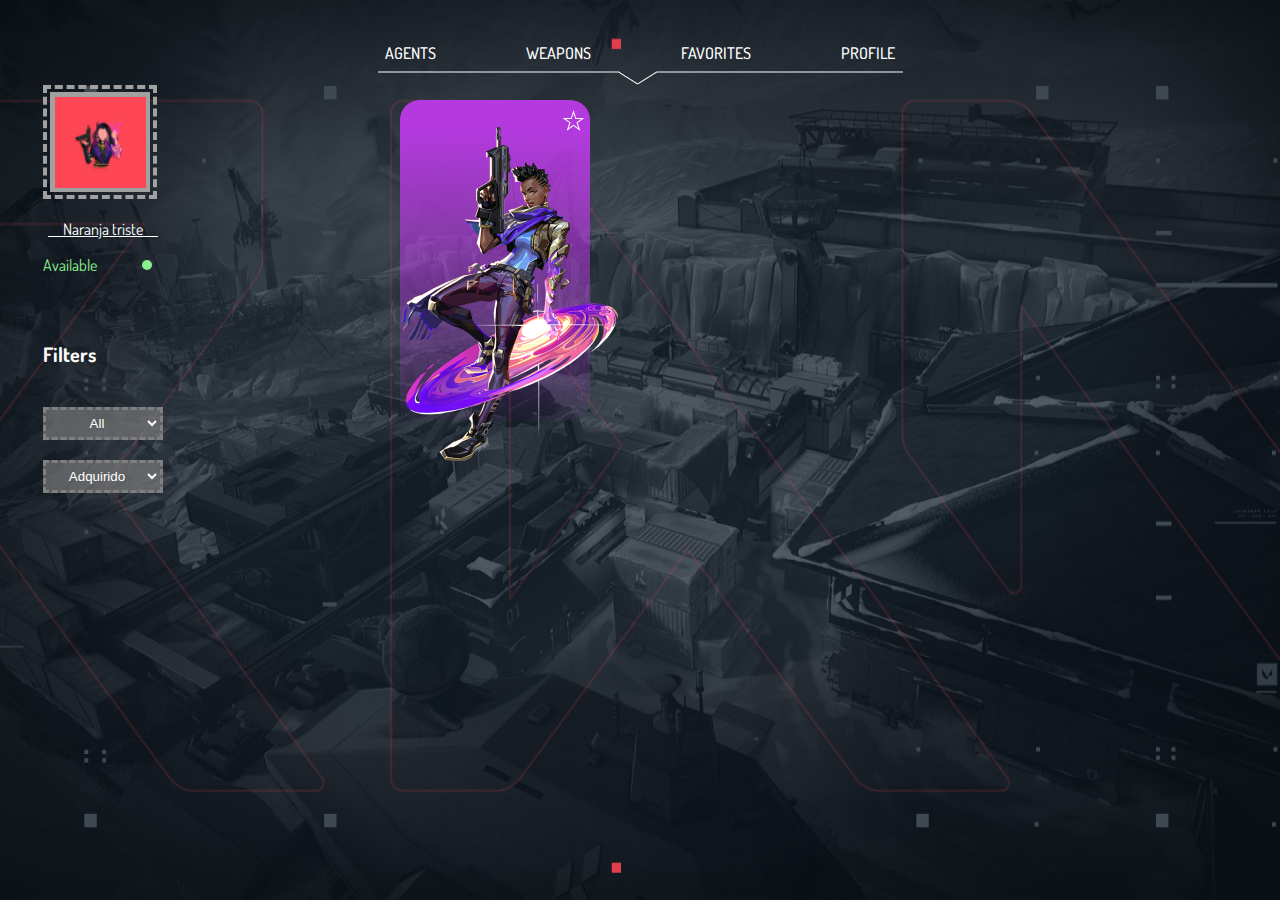
<file: Agentes/index.html>
<!DOCTYPE html>
<html lang="en">

<head>
    <meta charset="UTF-8">
    <meta http-equiv="X-UA-Compatible" content="IE=edge">
    <meta name="viewport" content="width=device-width, initial-scale=1.0">
    <link rel="stylesheet" href="index.css">
    <link rel="preconnect" href="https://fonts.googleapis.com">
<link rel="preconnect" href="https://fonts.gstatic.com" crossorigin>
<link href="https://fonts.googleapis.com/css2?family=Dosis:wght@300&display=swap" rel="stylesheet">
    <title>Agents</title>
</head>

<body>
    <div id="barraInicio">
        <a class="textoBarra" href="/Agentes/index.html">AGENTS</a>
        <a class="textoBarra" href="">WEAPONS</a>
        <a class="textoBarra" href="">FAVORITES</a>
        <a class="textoBarra" href="/PerfilUsuario/usuario.html">PROFILE</a>
    </div>
    <div class="barranav">
        <img src="/Agentes/Imagenes/imagen4.png" alt="">
            </div>
        
    <div class="padre1">
        <div class="borde">
            <div class="cuadrado"><img src="/Agentes/Imagenes/imagen3.png" alt="" height="91px" width="91"></div>
        </div>
        <p class="nombre">‎ ‎ ‎ ‎ ‎ Naranja triste ‎ ‎ ‎ ‎ ‎ </p>
        <div class="barra">
        <p class="estado">Available</p>
        <div class="circulo"></div></div>
        <p class="filters">Filters</p>
        <select name="All" class="desplegable">
            <option value="All">All</option>
        </select>
        <select name="Adquirido" class="desplegable">
            <option value="Adquirido">Adquirido</option>
        </select>
        
    <a href="/Info/index.html"><div class="tarjeta">
        <div class="estrella"><img src="/Agentes/Imagenes/imgen5.png" alt=""></div>
        
        <div class="imagen2"><img src="/Agentes/Imagenes/imagen2.png" alt=""></div>
    </div></a>

</body>

</html>
</file>
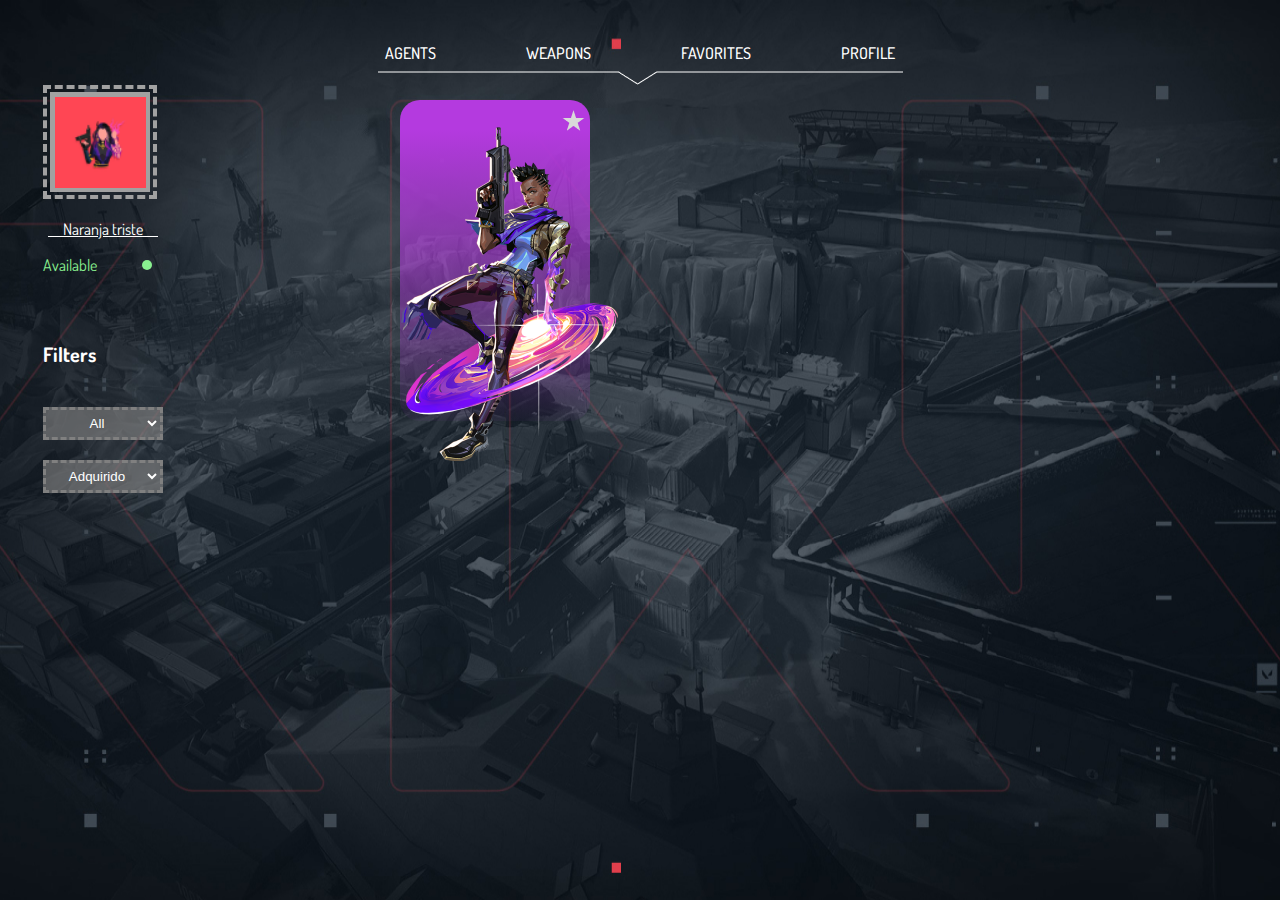
<file: favopy/index.html>
<!DOCTYPE html>
<html lang="en">

<head>
    <meta charset="UTF-8">
    <meta http-equiv="X-UA-Compatible" content="IE=edge">
    <meta name="viewport" content="width=device-width, initial-scale=1.0">
    <link rel="stylesheet" href="index.css">
    <link rel="preconnect" href="https://fonts.googleapis.com">
<link rel="preconnect" href="https://fonts.gstatic.com" crossorigin>
<link href="https://fonts.googleapis.com/css2?family=Dosis:wght@300&display=swap" rel="stylesheet">
    <title>Agents</title>
</head>

<body>
    <div id="barraInicio">
        <a class="textoBarra" href="/Agentes/index.html">AGENTS</a>
        <a class="textoBarra" href="">WEAPONS</a>
        <a class="textoBarra" href="">FAVORITES</a>
        <a class="textoBarra" href="/PerfilUsuario/usuario.html">PROFILE</a>
    </div>
    <div class="barranav">
        <img src="/Agentes/Imagenes/imagen4.png" alt="">
            </div>
        
    <div class="padre1">
        <div class="borde">
            <div class="cuadrado"><img src="/Agentes/Imagenes/imagen3.png" alt="" height="91px" width="91"></div>
        </div>
        <p class="nombre">‎ ‎ ‎ ‎ ‎ Naranja triste ‎ ‎ ‎ ‎ ‎ </p>
        <div class="barra">
        <p class="estado">Available</p>
        <div class="circulo"></div></div>
        <p class="filters">Filters</p>
        <select name="All" class="desplegable">
            <option value="All">All</option>
        </select>
        <select name="Adquirido" class="desplegable">
            <option value="Adquirido">Adquirido</option>
        </select>
        
    <div class="tarjeta">
        <div class="estrella"><img src="/Agentes/Imagenes/imagen6.png" alt=""></div>
        
        <div class="imagen2"><img src="/Agentes/Imagenes/imagen2.png" alt=""></div>
    </div>

</body>

</html>
</file>
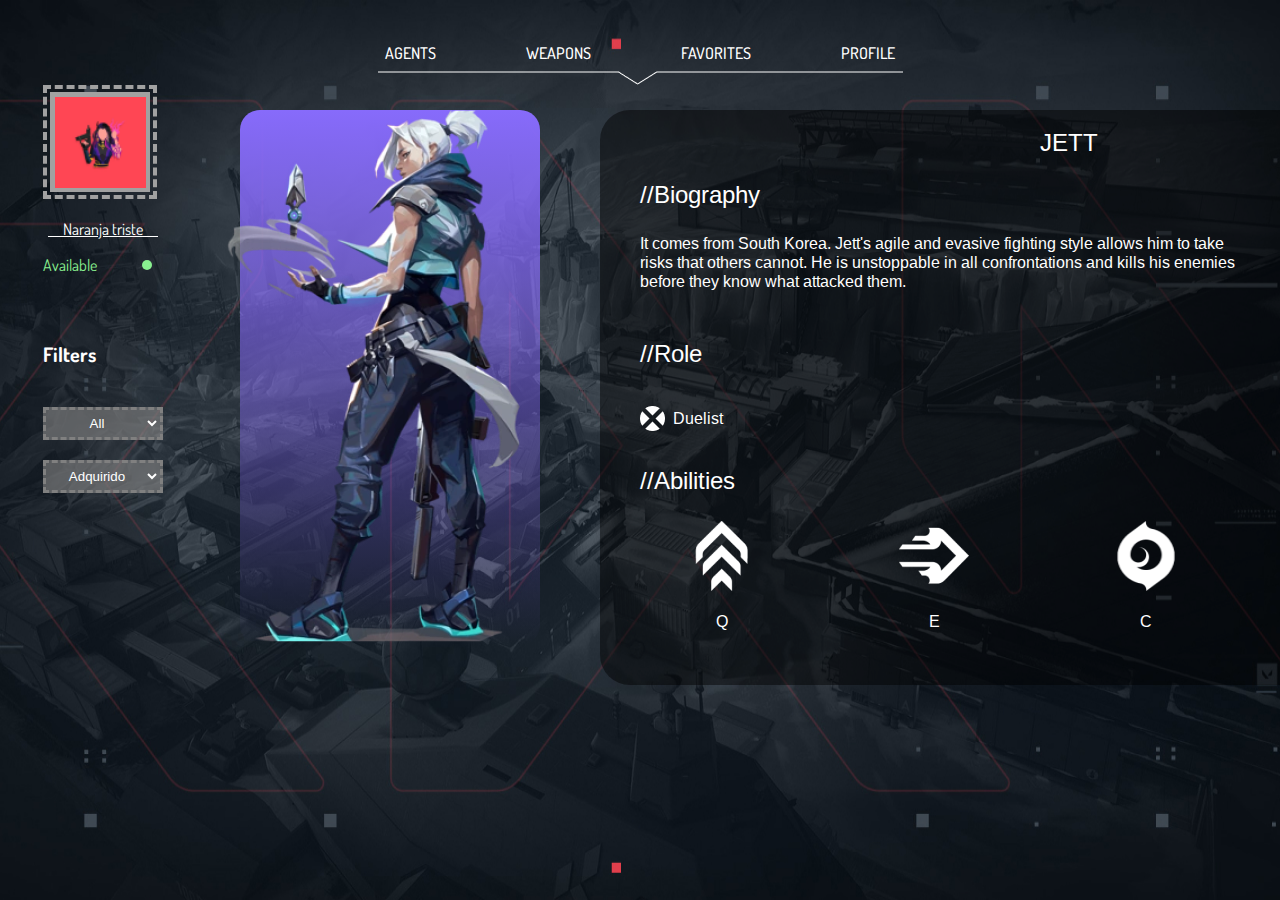
<file: Info/index.html>
<!DOCTYPE html>
<html lang="en">

<head>
    <meta charset="UTF-8">
    <link rel="preconnect" href="https://fonts.googleapis.com">
    <link rel="preconnect" href="https://fonts.gstatic.com" crossorigin>
    <link href="https://fonts.googleapis.com/css2?family=Dosis:wght@300&display=swap" rel="stylesheet">
    <link rel="preconnect" href="https://fonts.googleapis.com">
    <link rel="preconnect" href="https://fonts.gstatic.com" crossorigin>
    <link href="https://fonts.googleapis.com/css2?family=Arimo:wght@500&display=swap" rel="stylesheet">
    <meta http-equiv="X-UA-Compatible" content="IE=edge">
    <meta name="viewport" content="width=device-width, initial-scale=1.0">
    <link rel="stylesheet" href="style.css">
    <title>Jett</title>
</head>

<body>

    <div id="barraInicio">
        <a class="textoBarra" href="/Agentes/index.html">AGENTS</a>
        <a class="textoBarra" href="">WEAPONS</a>
        <a class="textoBarra" href="/favopy/index.html">FAVORITES</a>
        <a class="textoBarra" href="/PerfilUsuario/usuario.html">PROFILE</a>
    </div>
    <div class="barranav">
        <img src="Imagenes/imagen4.png" alt="">
    </div>
    <div class="padre1">

        <div class="borde">
            <div class="cuadrado"><img src="Imagenes/imagen3.png" alt="" height="91px" width="91"></div>
        </div>
        <p class="nombre">‎ ‎ ‎ ‎ ‎ Naranja triste ‎ ‎ ‎ ‎ ‎ </p>
        <div class="barra">
            <p class="estado">Available</p>
            <div class="circulo"></div>
        </div>
        <p class="filters">Filters</p>
        <select name="All" class="desplegable">
            <option value="All">All</option>
        </select>
        <select name="Adquirido" class="desplegable">
            <option value="Adquirido">Adquirido</option>
        </select>


        <div class="tarjeta">
            <div class="imagen2"><img src="Imagenes/imagen2.png" alt=""></div>
        </div>
        <div class="cuadr">
            <div class="titulos">
                <p id="jett">JETT</p>
            </div>
            <div class="titulos">
                <p>//Biography</p>
            </div>
            <p class="texto">It comes from South Korea. Jett's agile and evasive fighting style allows him to take risks
                that others cannot. He is unstoppable in all confrontations and kills his enemies before they know what
                attacked them.</p>
            <div class="titulos">
                <p>//Role</p>
            </div>
            <div class="role">
                <img src="Imagenes/imagen7.png" alt="" width="25px" height="25px">
                <p>Duelist</p>
            </div>
            <div class="titulos">
                <p>//Abilities</p>
            </div>
            <div class="habilidades">
                <div class="h">
                    <img src="Imagenes/imagen8.png" alt="" width="72px" height="72px">
                    <p>Q</p>
                </div>
                <div class="h">
                    <img src="Imagenes/imagen9.png" alt="" width="72px" height="72px">
                    <p>E</p>
                </div>
                <div class="h">
                    <img src="Imagenes/imagen10.png" alt="" width="72px" height="72px">
                    <p>C</p>
                </div>
                <div class="h">
                    <img src="Imagenes/imagen11.png" alt="" width="72px" height="72px">
                    <p>X</p>
                </div>
            </div>
        </div>
</body>

</html>
</file>
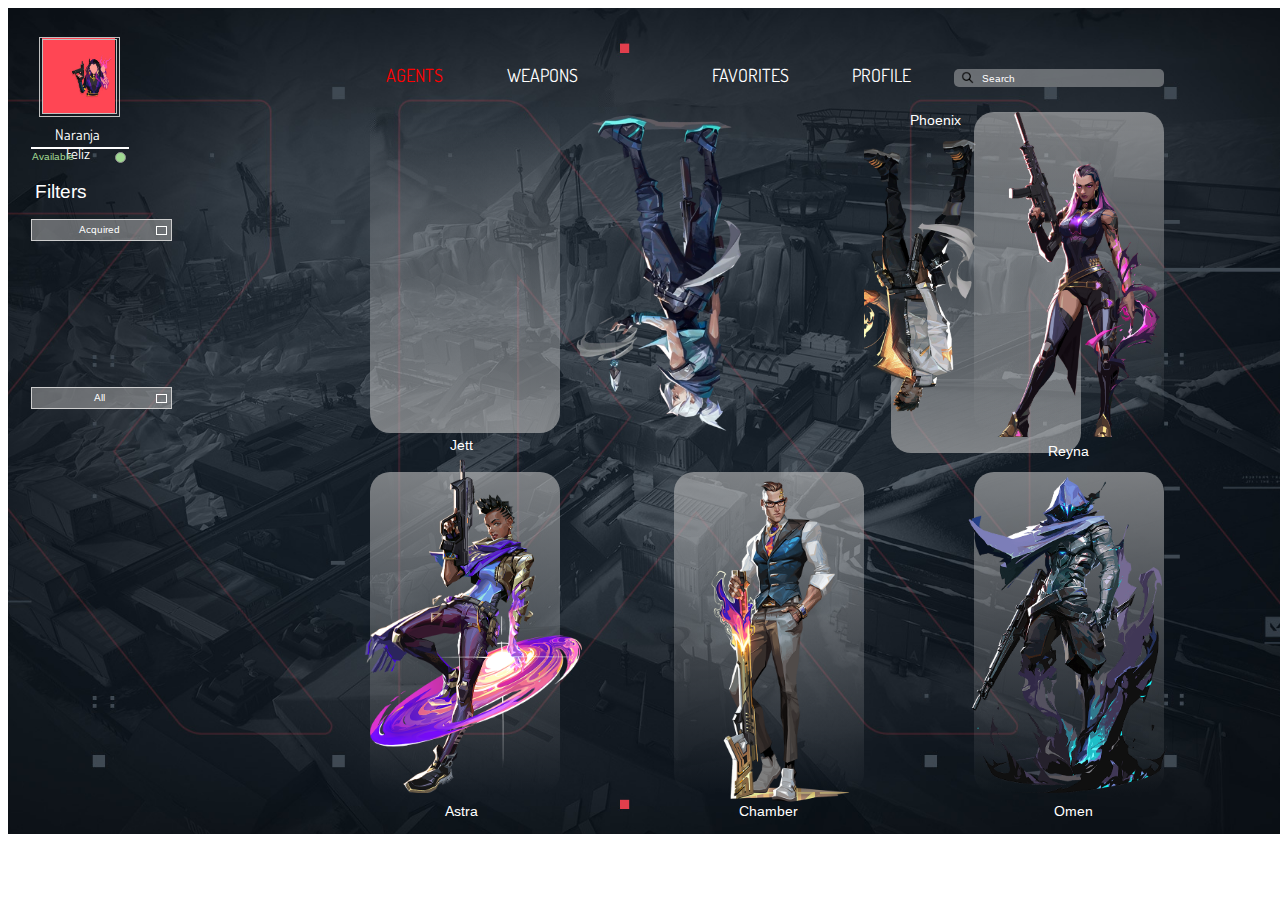
<file: Agentes/prueba/figma_htmlgenerator/index.html>
<html lang="en">

<head>
  <meta charset="utf-8">

  <title>Html Generated</title>
  <meta name="description" content="Figma htmlGenerator">
  <meta name="author" content="htmlGenerator">
  <link href="https://fonts.googleapis.com/css?family=Dosis&display=swap" rel="stylesheet">
  <link href="https://fonts.googleapis.com/css?family=Arimo&display=swap" rel="stylesheet">
  <link rel="stylesheet" href="styles.css">
</head>

<body>
  <div class="e122_19">
    <div class="e122_20"></div>
    <div class="e170_44"><span class="e122_71">Naranja Feliz</span></div>
    <div class="e141_18"></div>
    <div class="e141_226"></div>
    <div class="e141_227"></div>
    <div class="e141_228"></div>
    <div class="e200_270"><span class="ei200_270_200_213">AGENTS </span><span
        class="ei200_270_200_214">PROFILE</span><span class="ei200_270_200_215">FAVORITES</span><span
        class="ei200_270_200_216">WEAPONS</span>
      <div class="ei200_270_200_217"></div>
    </div>
    <div class="e186_86">
      <div class="e186_87"><span class="ei186_87_141_79">Jett</span>
        <div class="ei186_87_141_168"></div>
        <div class="ei186_87_141_77"></div>
      </div>
      <div class="e186_88"><span class="ei186_88_141_173">Phoenix</span>
        <div class="ei186_88_146_29"></div>
        <div class="ei186_88_141_103"></div>
      </div>
      <div class="e186_89"><span class="ei186_89_141_177">Reyna</span>
        <div class="ei186_89_141_169"></div>
        <div class="ei186_89_141_107"></div>
      </div>
    </div>
    <div class="e186_151">
      <div class="e187_341"></div><span class="e187_342">Search</span>
      <div class="e186_152"></div>
    </div>
    <div class="e187_344"></div><span class="e187_345">Acquired</span>
    <div class="e187_346">
      <div class="e187_347"></div>
      <div class="e187_348"></div><span class="e187_349">All</span>
    </div><span class="e187_350">Filters</span>
    <div class="e187_351"></div>
    <div class="e186_139"><span class="ei186_139_186_120">Astra</span>
      <div class="ei186_139_186_102"></div>
      <div class="ei186_139_186_106"></div>
    </div>
    <div class="e186_143"><span class="ei186_143_186_119">Chamber</span>
      <div class="ei186_143_186_101"></div>
      <div class="ei186_143_186_104"></div>
    </div>
    <div class="e186_147"><span class="ei186_147_186_118">Omen</span>
      <div class="ei186_147_186_100"></div>
      <div class="ei186_147_186_99"></div>
    </div>
    <div class="e235_177"></div>
    <div class="e235_179"></div>
    <div class="e235_181"></div>
    <div class="e235_185"></div>
    <div class="e235_187"></div>
    <div class="e235_189"></div><span class="e262_138">Available</span>
    <div class="e262_139"></div>
  </div>
</body>

</html>
</file>
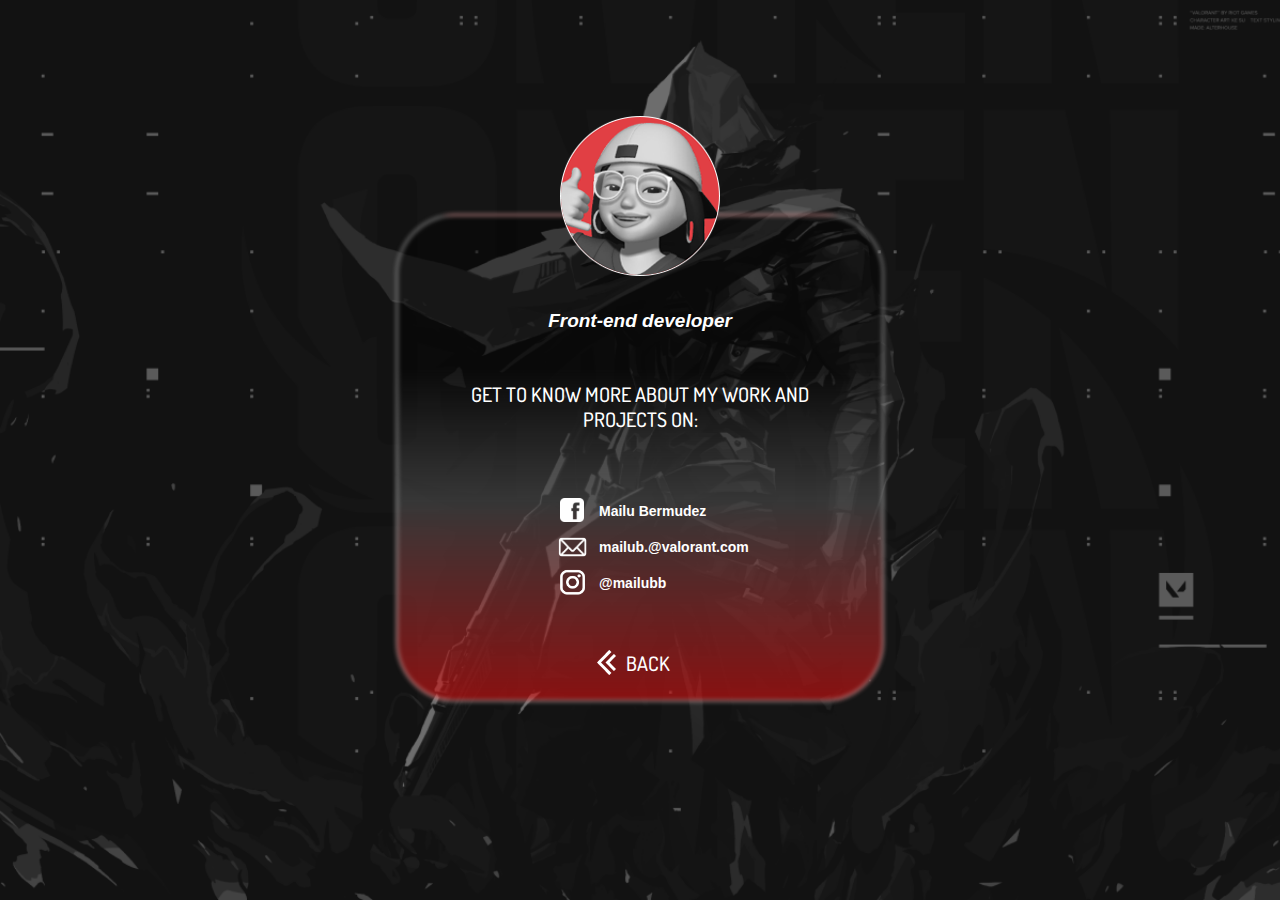
<file: contact info/cardinfo.html>
<!DOCTYPE html>
<html lang="en">
<head>
    <meta charset="UTF-8">
    <meta http-equiv="X-UA-Compatible" content="IE=edge">
    <meta name="viewport" content="width=device-width, initial-scale=1.0">
    <title>Document</title>
    <link rel="stylesheet" href="cardinfo.css">
    <link rel="preconnect" href="https://fonts.googleapis.com">
<link rel="preconnect" href="https://fonts.gstatic.com" crossorigin>
<link href="https://fonts.googleapis.com/css2?family=Dosis:wght@200&display=swap" rel="stylesheet">
</head>
<body>
    <div class="perfil">
        <img src="Group 70 copia.png" alt="">
    </div>        
    <div id="contenido">
        <h1>Front-end developer</h1>
        <p>GET TO KNOW MORE ABOUT MY WORK AND PROJECTS ON:</p>
        <div class="socials">
            <img src="60fea6773d624000048712b5.png" alt="" width="24px" id="facebook"><a href="" >Mailu Bermudez</a>
            <img src="iconoemail.png" alt="" width="45px" height="30px" id="email"><a href="" >mailub.@valorant.com</a>
            <img src="iconoig copia.png" alt="" width="59px" id="instagram"><a href="" >@mailubb</a>
        </div>
        <a href="/proyecto bueno (maybe) xd/proyecto/Index.html"><button><img src="Vector 21.png" alt="" id="vector">BACK</button></a>
    </div>
    <div class="contenedor">

    </div>
</body>
</html>
</file>
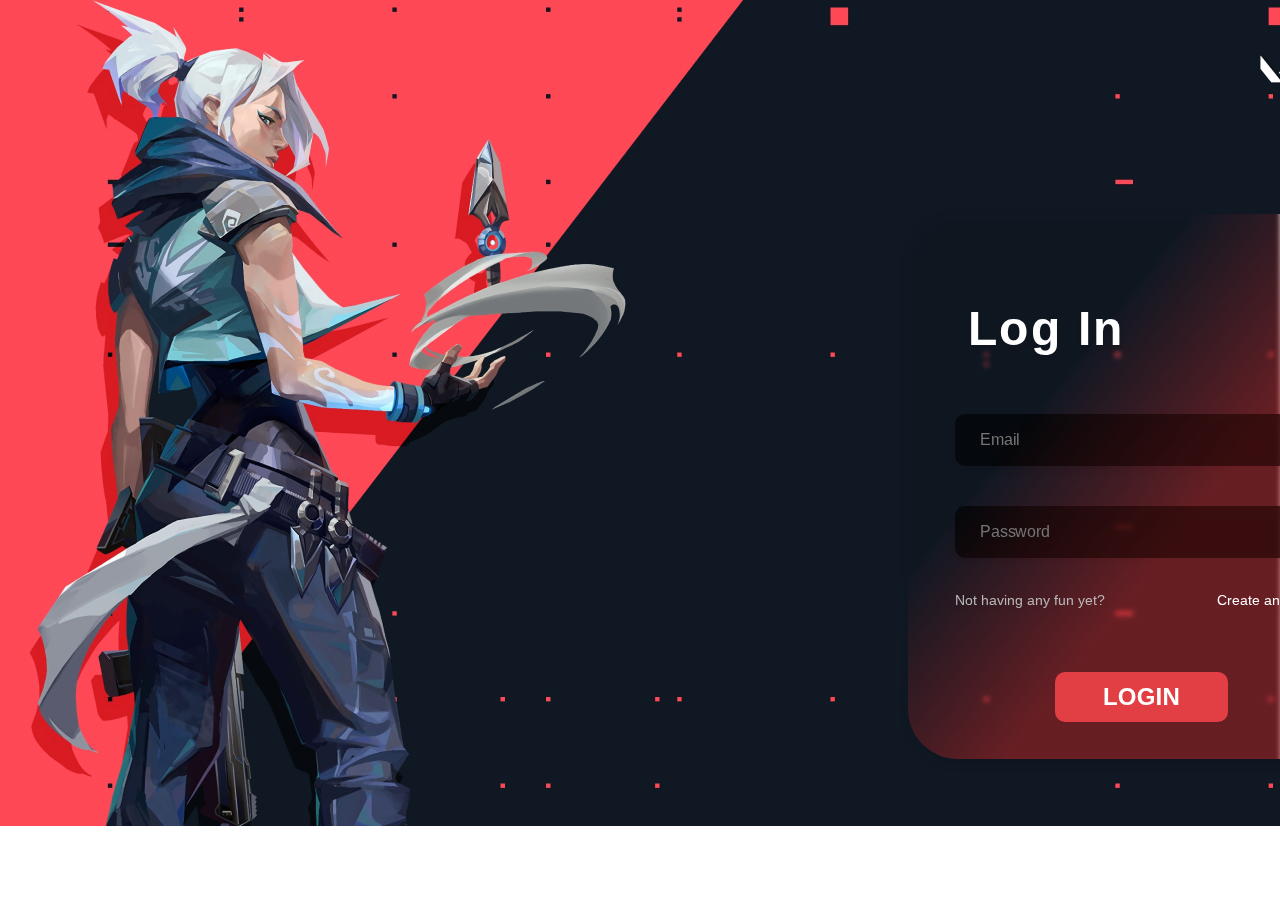
<file: log in/login.html>
<!DOCTYPE html>
<html lang="en">
<head>
    <meta charset="UTF-8">
    <meta http-equiv="X-UA-Compatible" content="IE=edge">
    <meta name="viewport" content="width=device-width, initial-scale=1.0">
    <title>Document</title>
    <link rel="stylesheet" href="login.css">
    <link rel="preconnect" href="https://fonts.googleapis.com">
<link rel="preconnect" href="https://fonts.gstatic.com" crossorigin>
<link href="https://fonts.googleapis.com/css2?family=Arimo&display=swap" rel="stylesheet">
</head>
<body>
    <div class="barrasuperior">
        <img src="image 2.png" alt="" id="logo2">
        <img src="image 1.png" alt="" id="logo1">
    </div>
    <div class="contenedor">
        <h1>Log In</h1>
        <form>
            <div class="botones">
                <input type="email" id="button" placeholder="Email">
                <input type="password" id="button2" placeholder="Password">
            </div>
            <p>Not having any fun yet? <a href="/SignUp/signUp.html">Create an account</a></p>
            <a href="/Agentes/index.html"><input type="button" value="LOGIN" class="button"></a>
        </form>
    </div>
</body>
</html>
</file>
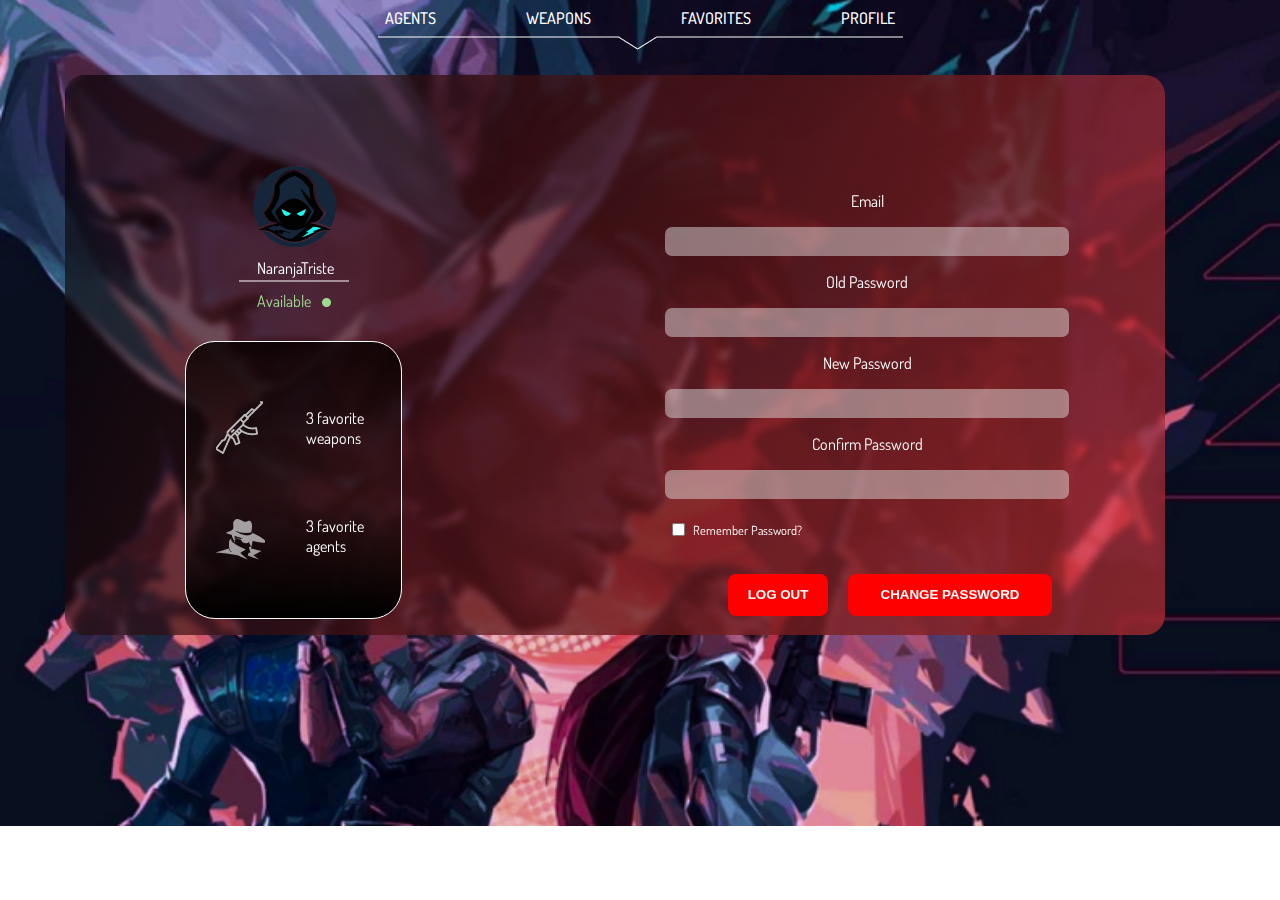
<file: PerfilUsuario/usuario.html>
<!DOCTYPE html>
<html lang="en">
<head>
    <meta charset="UTF-8">
    <meta http-equiv="X-UA-Compatible" content="IE=edge">
    <meta name="viewport" content="width=device-width, initial-scale=1.0">
    <title>Document</title>
    <link rel="stylesheet" href="usuario.css">
    <link rel="preconnect" href="https://fonts.googleapis.com">
<link rel="preconnect" href="https://fonts.gstatic.com" crossorigin>
<link href="https://fonts.googleapis.com/css2?family=Dosis:wght@300&display=swap" rel="stylesheet">
</head>
<body>
    <div id="barraInicio">
        <a class="textoBarra" href="/Agentes/index.html">AGENTS</a>
        <a class="textoBarra" href="">WEAPONS</a>
        <a class="textoBarra" href="/favopy/index.html">FAVORITES</a>
        <a class="textoBarra" href="">PROFILE</a>
    </div>
    <div id="barraDeco">
        <img src="barravector.png" alt="">
    </div>
    <div class="cuadroInfo1">
        <div class="cuadroInfo2">
            <div class="contenedorCuadro1">
            <div id="perfil">
                <div id="fotoPerfil">
                    <img class="foto" src="imagenPerfil.png" alt="">
                    <p class="usuario">NaranjaTriste</p>
                </div>
                <div class="lineaPerfil">
                    <img src="linea.png" alt="">
                </div>
                <div class="conectado">
                    <p class="enlinea">Available</p>
                    <div class="circuloEnlinea">
                    <img src="conectaCirculo.png" alt="">
                </div>
            </div>
            </div>
        <div id="armasyAgentes">
            <div class="armayagenteFav">
                <div id="arma">
                <img src="arma.png" alt="">
            </div>
                <p class="textoArma">3 favorite weapons</p>
            </div>
            <div class="armayagenteFav">
                <div id="agente">
                <img src="agente.png" alt="">
            </div>
                <p class="textoAgente">3 favorite agents</p>
            </div>
        </div>
    </div>
        <div id="info">
            <div id="contenedorInfo">
            <div class="camposInfo">
                <p class="titulosInfo">Email</p>
                <input class="campoRelleno" type="email">
            </div>
            <div class="camposInfo">
                <p class="titulosInfo">Old Password</p>
                <input class="campoRelleno" type="password">
            </div>
            <div class="camposInfo">
                <p class="titulosInfo">New Password</p>
                <input class="campoRelleno" type="password">
            </div>
            <div class="camposInfo">
                <p class="titulosInfo">Confirm Password</p>
                <input class="campoRelleno" type="password">
            </div>
        </div>
            <div id="recordar">
                <input class="confirmar" type="checkbox" name="" id="">
                <p class="recordarT">Remember Password?</p>
            </div>
        </div>
        <div id="entraryCambiar">
            <div>
                <input class="salir" type="button" value="LOG OUT">
            </div>
            <div>
                <input class="cambiar" type="button" value="CHANGE PASSWORD">
            </div>
        </div>
    </div>
</div>
</body>
</html>
</file>
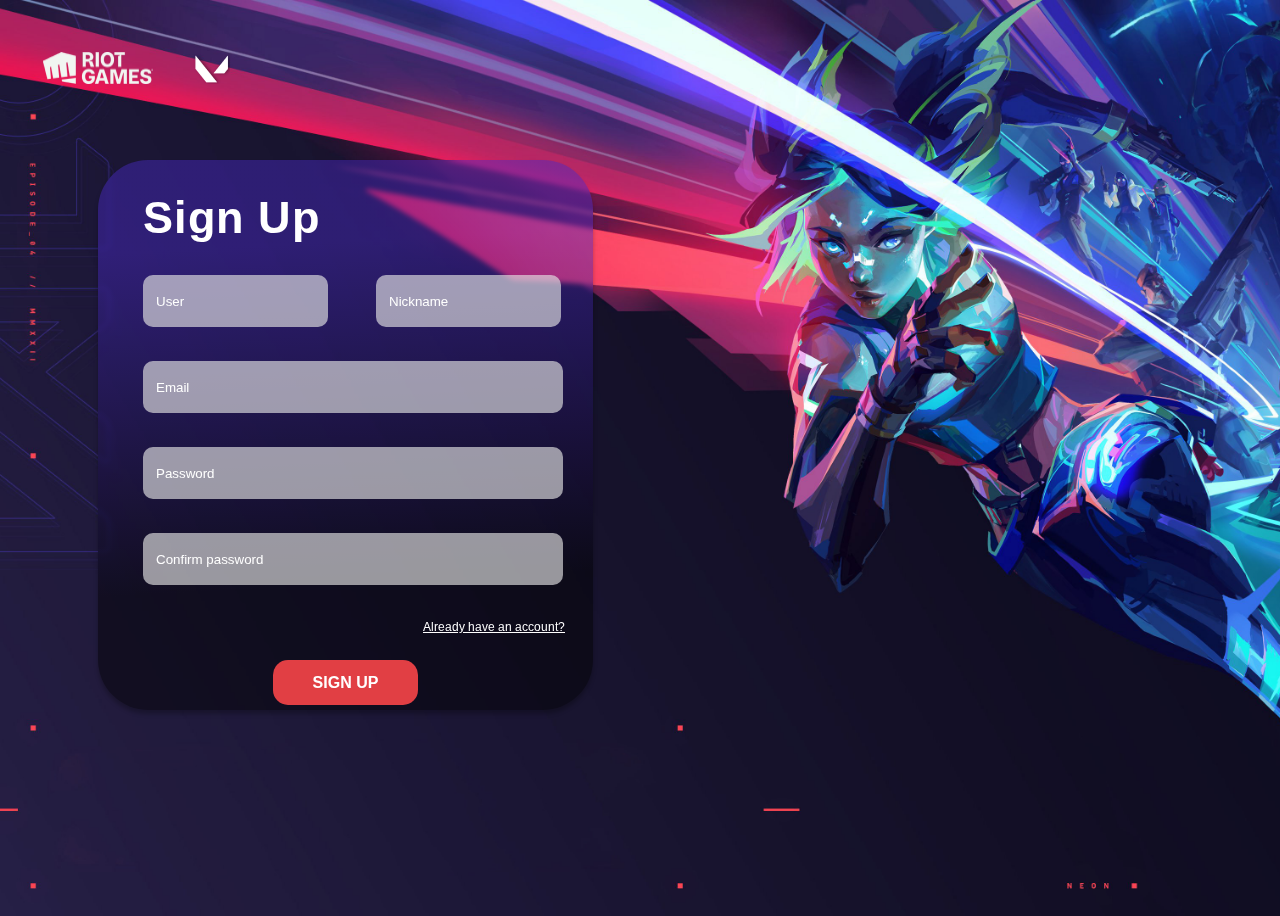
<file: SignUp/signUp.html>
<!DOCTYPE html>
<html lang="en">
<head>
    <meta charset="UTF-8">
    <meta http-equiv="X-UA-Compatible" content="IE=edge">
    <meta name="viewport" content="width=device-width, initial-scale=1.0">
    <title>Document</title>
    <link rel="stylesheet" href="signUp.css">
    <link rel="preconnect" href="https://fonts.googleapis.com">
    <link rel="preconnect" href="https://fonts.googleapis.com">
<link rel="preconnect" href="https://fonts.gstatic.com" crossorigin>
<link href="https://fonts.googleapis.com/css2?family=Arimo&display=swap" rel="stylesheet">
</head>
<body>
    <div class="cuerpo">
        <div class="logoRiot">
            <img id="logo1" src="image 1.png">
            <img id="logo2" src="image 2.png">
        </div>
        <div class="rectanguloDatos">
            <h1 class="tituloInicio">Sign Up</h1>
            <input id="user" type="text" placeholder="User">
            <input id="nick" type="text" placeholder="Nickname">
            <input id="email" type="email" placeholder="Email">
            <input id="pass" type="password" placeholder="Password">
            <input id="conpass" type="password" placeholder="Confirm password">
            <div>
                <a id="linkCuenta" href="/log in/login.html">Already have an account?</a>
            </div>
            <div>
                <a href="/log in/login.html"><input id="botonCuenta" type="button" value="SIGN UP"></a>
            </div>
        </div>
    </div>
</body>
</html>
</file>
<file: Agentes/index.css>
@font-face {
    font-family: 'tungsten';
    src: url(/proyecto/@font-face/561f38b1f4570de0fb8a39d691ab058c.eot);
}
body{
    background-image: url(imagen1.jpg);
    background-size: 100vw 100vh;
    padding: 35px;
    background-repeat: no-repeat;
}
body::-webkit-scrollbar{
    display: none;
}
.padre1{
    display: flex;
    flex-direction: column;
    width: 120px;
}
.borde{display: block;
    width: 100px;
    border:4px dashed rgb(161, 161, 161);
    padding: 3px;
}
.cuadrado{display: flex;
    justify-content: center;
    align-items: center;
    height: 100px;
    width: 100px;
    background-color: rgb(161, 161, 161);
}
.nombre{
    text-align: center;
    color: white;
    font-family: 'dosis';
    width: 120px;
    padding-top: 20px;
    margin: 0;
    text-decoration: underline;

}
.tarjeta{
        background: linear-gradient(360deg, rgba(255, 255, 255, 0) -3.89%, #B43ADF 90.65%);
        opacity:;
        width:190px;
        height:321px;
        position:absolute;
        left: 400px;
        top: 100px;
        border-radius: 20px 20px;
}
.barra{
display: flex;
align-items: center;
gap: 45px;
}
.estado{
    color: rgb(137, 241, 144);
    font-family: 'dosis';
}
.circulo{
    height: 10px;
    width: 10px;
    border-radius: 50%;
    background-color: rgb(137, 241, 144);
}
.desplegable{
    border: dashed gray;
    background-color: rgba(128, 128, 128, 0.638);
    padding-top: 5px;
    color: white;
    padding-bottom: 5px;
    text-align: center;
    margin-top: 20px;
}
.filters{
    color: white;
    font-family: 'dosis';
    font-weight: 700;
    font-size: 15pt;
    padding-top: 30px;
}
.barranav{
    display: flex;
    justify-content: center;
    padding-top: 8px;
}
#barraInicio{
    display: flex;
    flex-wrap: column;
    justify-content: center;
    gap: 90px;
    text-decoration: ;
}
.textoBarra{
    text-decoration: none;
    color: white;
    font-family: 'dosis';
    font-weight: 500;
}
.estrella{
    position: relative;
    left: 85%;
    top: 10px;
    z-index: 100;
    transition: 1s;
}
.estrella:hover{
    background-image: url(/Agentes/Imagenes/imagen6.png);
    background-repeat: no-repeat;
    z-index: 101;
}
</file>
<file: favopy/index.css>
@font-face {
    font-family: 'tungsten';
    src: url(/proyecto/@font-face/561f38b1f4570de0fb8a39d691ab058c.eot);
}
body{
    background-image: url(imagen1.jpg);
    background-size: 100vw 100vh;
    padding: 35px;
    background-repeat: no-repeat;
}
body::-webkit-scrollbar{
    display: none;
}
.padre1{
    display: flex;
    flex-direction: column;
    width: 120px;
}
.borde{display: block;
    width: 100px;
    border:4px dashed rgb(161, 161, 161);
    padding: 3px;
}
.cuadrado{display: flex;
    justify-content: center;
    align-items: center;
    height: 100px;
    width: 100px;
    background-color: rgb(161, 161, 161);
}
.nombre{
    text-align: center;
    color: white;
    font-family: 'dosis';
    width: 120px;
    padding-top: 20px;
    margin: 0;
    text-decoration: underline;

}
.tarjeta{
        background: linear-gradient(360deg, rgba(255, 255, 255, 0) -3.89%, #B43ADF 90.65%);
        opacity:;
        width:190px;
        height:321px;
        position:absolute;
        left: 400px;
        top: 100px;
        border-radius: 20px 20px;
}
.barra{
display: flex;
align-items: center;
gap: 45px;
}
.estado{
    color: rgb(137, 241, 144);
    font-family: 'dosis';
}
.circulo{
    height: 10px;
    width: 10px;
    border-radius: 50%;
    background-color: rgb(137, 241, 144);
}
.desplegable{
    border: dashed gray;
    background-color: rgba(128, 128, 128, 0.638);
    padding-top: 5px;
    color: white;
    padding-bottom: 5px;
    text-align: center;
    margin-top: 20px;
}
.filters{
    color: white;
    font-family: 'dosis';
    font-weight: 700;
    font-size: 15pt;
    padding-top: 30px;
}
.barranav{
    display: flex;
    justify-content: center;
    padding-top: 8px;
}
#barraInicio{
    display: flex;
    flex-wrap: column;
    justify-content: center;
    gap: 90px;
    text-decoration: ;
}
.textoBarra{
    text-decoration: none;
    color: white;
    font-family: 'dosis';
    font-weight: 500;
}
.estrella{
    position: relative;
    left: 85%;
    top: 10px;
    z-index: 100;
    transition: 1s;
}
.estrella:hover{
    background-image: url(/Agentes/Imagenes/imagen5.png);
    background-repeat: no-repeat;
    z-index: 101;
}
</file>
<file: Info/style.css>
@font-face {
    font-family: 'tungsten';
    src: url(/proyecto/@font-face/561f38b1f4570de0fb8a39d691ab058c.eot);
}
body{
    background-image: url(imagen1.jpg);
    background-size: 100vw 100vh;
    padding: 35px;
    background-repeat: no-repeat;
}
}
body::-webkit-scrollbar{
    display: none;
}
.padre1{
    display: flex;
    flex-direction: column;
    width: 120px;
}
.borde{display: block;
    width: 100px;
    border:4px dashed rgb(161, 161, 161);
    padding: 3px;
}
.cuadrado{display: flex;
    justify-content: center;
    align-items: center;
    height: 100px;
    width: 100px;
    background-color: rgb(161, 161, 161);
}
.nombre{
    text-align: center;
    color: white;
    font-family: 'dosis';
    width: 120px;
    padding-top: 20px;
    margin: 0;
    text-decoration: underline;

}
.tarjeta{
        display: flex;
        justify-content: center;
        background: linear-gradient(180deg, #876BFB 0%, rgba(255, 255, 255, 0) 100%);
        width: 300px;
        height: 535px;
        position:absolute;
        left: 240px;
        top: 110px;
        border-radius: 20px 20px;
}
.barra{
display: flex;
align-items: center;
gap: 45px;
}
.estado{
    color: rgb(137, 241, 144);
    font-family: 'dosis';
}
.circulo{
    height: 10px;
    width: 10px;
    border-radius: 50%;
    background-color: rgb(137, 241, 144);
}
.desplegable{
    border: dashed gray;
    background-color: rgba(128, 128, 128, 0.638);
    padding-top: 5px;
    color: white;
    padding-bottom: 5px;
    text-align: center;
    margin-top: 20px;
}
.filters{
    color: white;
    font-family: 'dosis';
    font-weight: 700;
    font-size: 15pt;
    padding-top: 30px;
}
.barranav{
    display: flex;
    justify-content: center;
    padding-top: 8px;
}
#barraInicio{
    display: flex;
    flex-wrap: column;
    justify-content: center;
    gap: 90px;
    text-decoration: ;
}
.textoBarra{
    text-decoration: none;
    color: white;
    font-family: 'dosis';
    font-weight: 500;
    transition: 0.6s;
}
.cuadr{
    position: absolute;
    top: 110px;
    left: 600px;
    height: 535px;
    width: 800px;
    padding: 20px;
    padding-left: 40px;
    background-color: rgba(0, 0, 0, 0.464);
    font-family: 'Arimo';
    color: white;
    border-radius: 30px;
}
.titulos{
    
    font-size: 18pt;
}
#jett{
    position: relative;
    left: 50%;
    margin: 0;
    width: 20px;
}
.texto{
    margin-bottom: 50px;
    width: 600px;
    font-weight: 200;
}
.role{
    display: flex;
    align-items: center;
    gap: 8px;
}
.habilidades{
    display: flex;
    justify-content: center;
    gap: 140px;
}
.h{
   text-align: center; 
}
.textoBarra:hover{
    color: red;
}
</file>
<file: Agentes/prueba/figma_htmlgenerator/styles.css>
.e122_19 { 
	overflow:hidden;
}
.e122_19 { 
	background-color:rgba(255, 255, 255, 1);
	width:1280px;
	height:826px;
	position:absolute;
}
.e122_20 { 
	width:1484px;
	height:835px;
	position:absolute;
	left:-121px;
	top:0px;
	background-image:url(images/valorant_mapas_rotacion_1.png);
	background-repeat:no-repeat;
	background-size:cover;
}
.e170_44 { 
	width:71px;
	height:19px;
	position:absolute;
	left:34px;
	top:117px;
}
.e122_71 { 
	color:rgba(255, 255, 255, 1);
	width:71px;
	height:19px;
	position:absolute;
	left:0px;
	top:0px;
	font-family:Dosis;
	text-align:center;
	font-size:15px;
	letter-spacing:0;
}
.e141_18 { 
	border:1px solid rgba(255, 255, 255, 1);
}
.e141_18 { 
	width:95.5px;
	height:0px;
	position:absolute;
	left:23px;
	top:139px;
}
.e141_226 { 
	width:73px;
	height:75px;
	position:absolute;
	left:34px;
	top:30px;
	background-image:url(images/image_38.png);
	background-repeat:no-repeat;
	background-size:cover;
}
.e141_227 { 
	border:1px solid rgba(192.31249898672104, 192.31249898672104, 192.31249898672104, 1);
}
.e141_227 { 
	width:73px;
	height:73px;
	position:absolute;
	left:34px;
	top:31px;
}
.e141_228 { 
	border:1px solid rgba(192.31249898672104, 192.31249898672104, 192.31249898672104, 1);
}
.e141_228 { 
	width:79px;
	height:78px;
	position:absolute;
	left:31px;
	top:29px;
}
.e200_270 { 
	width:526px;
	height:39px;
	position:absolute;
	left:377px;
	top:56px;
}
.ei200_270_200_213 { 
	color:rgba(255, 0, 0, 1);
	width:59px;
	height:23px;
	position:absolute;
	left:0px;
	top:0px;
	font-family:Dosis;
	text-align:center;
	font-size:18px;
	letter-spacing:0;
}
.ei200_270_200_214 { 
	color:rgba(255, 255, 255, 1);
	width:60px;
	height:23px;
	position:absolute;
	left:466px;
	top:0px;
	font-family:Dosis;
	text-align:center;
	font-size:18px;
	letter-spacing:0;
}
.ei200_270_200_215 { 
	color:rgba(255, 255, 255, 1);
	width:76px;
	height:23px;
	position:absolute;
	left:327px;
	top:0px;
	font-family:Dosis;
	text-align:center;
	font-size:18px;
	letter-spacing:0;
}
.ei200_270_200_216 { 
	color:rgba(255, 255, 255, 1);
	width:72px;
	height:23px;
	position:absolute;
	left:121px;
	top:0px;
	font-family:Dosis;
	text-align:center;
	font-size:18px;
	letter-spacing:0;
}
.i200_270_200_217 { 
	border:1px solid rgba(255, 255, 255, 1);
}
.ei200_270_200_217 { 
	width:525px;
	height:12px;
	position:absolute;
	left:1px;
	top:27px;
}
.e186_86 { 
	width:806px;
	height:343px;
	position:absolute;
	left:350px;
	top:104px;
}
.e186_87 { 
	width:207px;
	height:341px;
	position:absolute;
	left:0px;
	top:0px;
}
.ei186_87_141_79 { 
	color:rgba(255, 255, 255, 1);
	width:23px;
	height:16px;
	position:absolute;
	left:92px;
	top:325px;
	font-family:Arimo;
	text-align:center;
	font-size:14px;
	letter-spacing:0;
}
.ei186_87_141_168 { 
	background-image:linear-gradient(0deg, rgba(192.31249898672104, 192.31249898672104, 192.31249898672104, 1) 0%,rgba(255, 255, 255, 0) 100%) ;
	opacity:0.6000000238418579;
	width:190px;
	height:321px;
	position:absolute;
	left:12px;
	top:0px;
	border-top-left-radius:20px;
	border-top-right-radius:20px;
	border-bottom-left-radius:20px;
	border-bottom-right-radius:20px;
}
.ei186_87_141_77 { 
	transform: rotate(180deg);
	width:207px;
	height:318px;
	position:absolute;
	left:207px;
	top:1px;
	background-image:url(images/image_32.png);
	background-repeat:no-repeat;
	background-size:cover;
}
.e186_88 { 
	transform: rotate(180deg);
	width:217px;
	height:341px;
	position:absolute;
	left:506px;
	top:0px;
}
.ei186_88_141_173 { 
	transform: rotate(180deg);
	color:rgba(255, 255, 255, 1);
	width:51px;
	height:16px;
	position:absolute;
	left:120px;
	top:325px;
	font-family:Arimo;
	text-align:center;
	font-size:14px;
	letter-spacing:0;
}
.ei186_88_146_29 { 
	background-image:linear-gradient(0deg, rgba(255, 255, 255, 0) 0%,rgba(192.31249898672104, 192.31249898672104, 192.31249898672104, 1) 100%) ;
	opacity:0.6000000238418579;
	width:190px;
	height:321px;
	position:absolute;
	left:0px;
	top:0px;
	border-top-left-radius:20px;
	border-top-right-radius:20px;
	border-bottom-left-radius:20px;
	border-bottom-right-radius:20px;
}
.ei186_88_141_103 { 
	width:214px;
	height:309px;
	position:absolute;
	left:3px;
	top:5px;
	background-image:url(images/image_33.png);
	background-repeat:no-repeat;
	background-size:cover;
}
.e186_89 { 
	width:190px;
	height:343px;
	position:absolute;
	left:616px;
	top:0px;
}
.ei186_89_141_177 { 
	color:rgba(255, 255, 255, 1);
	width:53px;
	height:12px;
	position:absolute;
	left:68px;
	top:331px;
	font-family:Arimo;
	text-align:center;
	font-size:14px;
	letter-spacing:0;
}
.ei186_89_141_169 { 
	background-image:linear-gradient(0deg, rgba(255, 255, 255, 0) 0%,rgba(192.31249898672104, 192.31249898672104, 192.31249898672104, 1) 100%) ;
	opacity:0.6000000238418579;
	width:190px;
	height:321px;
	position:absolute;
	left:0px;
	top:0px;
	border-top-left-radius:20px;
	border-top-right-radius:20px;
	border-bottom-left-radius:20px;
	border-bottom-right-radius:20px;
}
.ei186_89_141_107 { 
	width:175px;
	height:325px;
	position:absolute;
	left:11px;
	top:0px;
	background-image:url(images/image_34.png);
	background-repeat:no-repeat;
	background-size:cover;
}
.e186_151 { 
	width:210px;
	height:18px;
	position:absolute;
	left:946px;
	top:61px;
}
.e187_341 { 
	background-color:rgba(217.0000022649765, 217.0000022649765, 217.0000022649765, 0.4000000059604645);
	width:210px;
	height:18px;
	position:absolute;
	left:0px;
	top:0px;
	border-top-left-radius:5px;
	border-top-right-radius:5px;
	border-bottom-left-radius:5px;
	border-bottom-right-radius:5px;
}
.e187_342 { 
	color:rgba(255, 255, 255, 1);
	width:51.36690902709961px;
	height:11px;
	position:absolute;
	left:19px;
	top:3px;
	font-family:Arimo;
	text-align:center;
	font-size:10px;
	letter-spacing:0;
}
.e186_152 { 
	width:13px;
	height:13px;
	position:absolute;
	left:7px;
	top:2px;
	background-image:url(images/image_31.png);
	background-repeat:no-repeat;
	background-size:cover;
}
.e187_344 { 
	background-color:rgba(170.0000050663948, 170.0000050663948, 170.0000050663948, 0.5400000214576721);
	width:139px;
	height:20px;
	position:absolute;
	left:23px;
	top:211px;
}
.e187_344 { 
	border:1px solid rgba(205.06250202655792, 205.06250202655792, 205.06250202655792, 1);
}
.e187_345 { 
	color:rgba(255, 255, 255, 1);
	width:44px;
	height:11px;
	position:absolute;
	left:69px;
	top:215px;
	font-family:Arimo;
	text-align:center;
	font-size:10px;
	letter-spacing:0;
}
.e187_346 { 
	width:139px;
	height:20px;
	position:absolute;
	left:23px;
	top:379px;
}
.e187_347 { 
	background-color:rgba(170.0000050663948, 170.0000050663948, 170.0000050663948, 0.5400000214576721);
	width:139px;
	height:20px;
	position:absolute;
	left:0px;
	top:0px;
}
.e187_347 { 
	border:1px solid rgba(205.06250202655792, 205.06250202655792, 205.06250202655792, 1);
}
.e187_348 { 
	border:1px solid rgba(255, 255, 255, 1);
}
.e187_348 { 
	width:9px;
	height:7px;
	position:absolute;
	left:125px;
	top:7px;
}
.e187_349 { 
	color:rgba(255, 255, 255, 1);
	width:13px;
	height:11px;
	position:absolute;
	left:62px;
	top:4px;
	font-family:Arimo;
	text-align:center;
	font-size:10px;
	letter-spacing:0;
}
.e187_350 { 
	color:rgba(255, 255, 255, 1);
	width:58px;
	height:22px;
	position:absolute;
	left:27px;
	top:172px;
	font-family:Arimo;
	text-align:left;
	font-size:19px;
	letter-spacing:0;
}
.e187_351 { 
	border:1px solid rgba(255, 255, 255, 1);
}
.e187_351 { 
	width:9px;
	height:7px;
	position:absolute;
	left:148px;
	top:218px;
}
.e186_139 { 
	width:218px;
	height:355px;
	position:absolute;
	left:356px;
	top:451px;
}
.ei186_139_186_120 { 
	color:rgba(255, 255, 255, 1);
	width:117px;
	height:11px;
	position:absolute;
	left:39px;
	top:344px;
	font-family:Arimo;
	text-align:center;
	font-size:14px;
	letter-spacing:0;
}
.ei186_139_186_102 { 
	background-image:linear-gradient(0deg, rgba(255, 255, 255, 0) 0%,rgba(192.31249898672104, 192.31249898672104, 192.31249898672104, 1) 100%) ;
	opacity:0.6000000238418579;
	width:190px;
	height:321px;
	position:absolute;
	left:6px;
	top:13px;
	border-top-left-radius:20px;
	border-top-right-radius:20px;
	border-bottom-left-radius:20px;
	border-bottom-right-radius:20px;
}
.ei186_139_186_106 { 
	width:218px;
	height:334px;
	position:absolute;
	left:0px;
	top:0px;
	background-image:url(images/image_53.png);
	background-repeat:no-repeat;
	background-size:cover;
}
.e186_143 { 
	width:214px;
	height:342px;
	position:absolute;
	left:654px;
	top:464px;
}
.ei186_143_186_119 { 
	color:rgba(255, 255, 255, 1);
	width:117px;
	height:11px;
	position:absolute;
	left:48px;
	top:331px;
	font-family:Arimo;
	text-align:center;
	font-size:14px;
	letter-spacing:0;
}
.ei186_143_186_101 { 
	background-image:linear-gradient(0deg, rgba(255, 255, 255, 0) 0%,rgba(192.31249898672104, 192.31249898672104, 192.31249898672104, 1) 100%) ;
	opacity:0.6000000238418579;
	width:190px;
	height:321px;
	position:absolute;
	left:12px;
	top:0px;
	border-top-left-radius:20px;
	border-top-right-radius:20px;
	border-bottom-left-radius:20px;
	border-bottom-right-radius:20px;
}
.ei186_143_186_104 { 
	width:214px;
	height:329px;
	position:absolute;
	left:0px;
	top:5px;
	background-image:url(images/image_52.png);
	background-repeat:no-repeat;
	background-size:cover;
}
.e186_147 { 
	width:207px;
	height:342px;
	position:absolute;
	left:957px;
	top:464px;
}
.ei186_147_186_118 { 
	color:rgba(255, 255, 255, 1);
	width:117px;
	height:11px;
	position:absolute;
	left:50px;
	top:331px;
	font-family:Arimo;
	text-align:center;
	font-size:14px;
	letter-spacing:0;
}
.ei186_147_186_100 { 
	background-image:linear-gradient(0deg, rgba(255, 255, 255, 0) 0%,rgba(192.31249898672104, 192.31249898672104, 192.31249898672104, 1) 100%) ;
	opacity:0.6000000238418579;
	width:190px;
	height:321px;
	position:absolute;
	left:9px;
	top:0px;
	border-top-left-radius:20px;
	border-top-right-radius:20px;
	border-bottom-left-radius:20px;
	border-bottom-right-radius:20px;
}
.ei186_147_186_99 { 
	width:207px;
	height:316px;
	position:absolute;
	left:0px;
	top:5px;
	background-image:url(images/image_20.png);
	background-repeat:no-repeat;
	background-size:cover;
}
.e235_177 { 
	width:23px;
	height:23px;
	position:absolute;
	left:1118px;
	top:481px;
}
.i235_177_235_149 { 
	border:1px solid rgba(255, 255, 255, 1);
}
.ei235_177_235_149 { 
	width:23px;
	height:23px;
	position:absolute;
	left:0px;
	top:0px;
}
.e235_179 { 
	width:23px;
	height:23px;
	position:absolute;
	left:820px;
	top:481px;
}
.i235_179_235_149 { 
	border:1px solid rgba(255, 255, 255, 1);
}
.ei235_179_235_149 { 
	width:23px;
	height:23px;
	position:absolute;
	left:0px;
	top:0px;
}
.e235_181 { 
	width:23px;
	height:23px;
	position:absolute;
	left:513px;
	top:481px;
}
.i235_181_235_149 { 
	border:1px solid rgba(255, 255, 255, 1);
}
.ei235_181_235_149 { 
	width:23px;
	height:23px;
	position:absolute;
	left:0px;
	top:0px;
}
.e235_185 { 
	width:23px;
	height:23px;
	position:absolute;
	left:1118px;
	top:116px;
}
.ei235_185_235_154 { 
	background-color:rgba(217.0000022649765, 217.0000022649765, 217.0000022649765, 1);
	width:23px;
	height:23px;
	position:absolute;
	left:0px;
	top:0px;
}
.e235_187 { 
	width:23px;
	height:23px;
	position:absolute;
	left:820px;
	top:116px;
}
.ei235_187_235_154 { 
	background-color:rgba(217.0000022649765, 217.0000022649765, 217.0000022649765, 1);
	width:23px;
	height:23px;
	position:absolute;
	left:0px;
	top:0px;
}
.e235_189 { 
	width:23px;
	height:23px;
	position:absolute;
	left:517px;
	top:116px;
}
.ei235_189_235_154 { 
	background-color:rgba(217.0000022649765, 217.0000022649765, 217.0000022649765, 1);
	width:23px;
	height:23px;
	position:absolute;
	left:0px;
	top:0px;
}
.e262_138 { 
	color:rgba(159.96152132749557, 216.75000607967377, 145.76440393924713, 1);
	width:44px;
	height:11px;
	position:absolute;
	left:23px;
	top:142px;
	font-family:Arimo;
	text-align:center;
	font-size:10px;
	letter-spacing:0;
}
.e262_139 { 
	border-radius:500px;
	background-color:rgba(159.96152132749557, 216.75000607967377, 145.76440393924713, 1);
	width:9px;
	height:9px;
	position:absolute;
	left:107px;
	top:144px;
}
.e262_139 { 
	border:1px solid rgba(143.4375, 143.4375, 143.4375, 1);
}
</file>
<file: contact info/cardinfo.css>
body{
    background-image: url(image\ 54.png);
    background-repeat: no-repeat;
    background-size: cover;
    background-attachment: fixed;
    display: flex;
    align-items: center;
    justify-content: center;
    height: 100vh;
    color: white;
}

.perfil{
    position: absolute;
    z-index: 100;
    margin-top: -520px;
}
#contenido{
    position: absolute;
    align-items: center;
    z-index: 100;
    justify-content: center;
}

.contenedor{
    background: linear-gradient(180deg, rgba(0, 0, 0, 0.47) 31.51%, rgba(73, 73, 73, 0.67) 59.36%, rgba(255, 2, 2, 0.58) 109.5%);
    border: 2px solid rgba(255, 255, 255, 0.5);
    filter: blur(2px);
    width: 484px;
    height: 484px;
    left: 398px;
    top: 269px;
    border-radius: 60px;
}

#contenido h1{
    font-family: 'Arimo', sans-serif;
    font-size: 19px;
    text-align: center;
    font-style: italic;
    font-weight: 700;
    margin-top: 70px;
    margin-bottom: 50px;

}

#contenido p{
    font-family: 'Dosis', sans-serif;
    font-style: normal;
    font-weight: 500;
    font-size: 20px;
    line-height: 25px;
    text-align: center;
    width: 400px;
    margin-bottom: 60px;
}

.socials{
    display: flex;
    flex-direction: column;
    text-align: justify;
    padding-left: 159px;
    padding-top: 10px;
}

#vector{
    text-decoration: none;
}

.socials a{
    font-family: 'Arimo', sans-serif;
    font-style: normal;
    font-weight: 700;
    font-size: 14px;
    line-height: 18px;
    text-decoration: none;
    color: white;
    margin-bottom: 18px;
}

#facebook{
    position: absolute;
    margin-left: -39px;
    margin-top: -4px;
}

#email{
    position: absolute;
    margin-left: -52px;
    margin-top: 30px;
}

#instagram{
    position: absolute;
    margin-left: -56px;
    margin-top: 60px;
}

#contenido button{
    font-family: 'Dosis', sans-serif;
    font-style: normal;
    font-weight: 500;
    font-size: 20px;
    line-height: 25px;
    text-align: center;
    justify-content: center;
    margin-left: 180px;
    margin-top: 40px;
    background-color: rgba(240, 248, 255, 0);
    border: none;
    color: white;
    
}

#contenido button img{
    position: absolute;
    margin-top: -2px;
    margin-left: -30px;
    animation-duration: 2s;
    animation-iteration-count: 
}

#contenido button:hover{
    color: black;
    font-weight: 700;
}

#contenido button img:hover{
    animation-name: bounce;
    animation-timing-function: ease;
}

@keyframes bounce {
0%   { transform: translateX(0); }
50%  { transform: translateX(-50px); }
100% { transform: translateX(0); }
}
</file>
<file: log in/login.css>
body{
    background-image: url(image\ 21.jpg); 
    background-repeat: no-repeat;
    background-size: cover;
    font-family: 'Arimo', sans-serif;
    background-width: 100vw;
    background-height: 100vh;
}
body::-webkit-scrollbar{
    display: none;
}
.barrasuperior{
    display: flex;
    padding-top: 44px;
    padding-left: 1250px;
    gap: 40px;
    padding-right: 40px;
}


.contenedor{
    display: flex;
    width: 472px;
    height: 545px;
    background: linear-gradient(128.14deg, rgba(16, 24, 35, 0.4697) 31.23%, rgba(123, 48, 56, 0) 31.23%, rgba(198, 42, 42, 0.486) 58.24%);
    filter: drop-shadow(0px 4px 4px rgba(0, 0, 0, 0.25));
    backdrop-filter: blur(2.5px);
    border-radius: 50px;
    margin-left: 900px;
    margin-top: 130px;
}

.contenedor h1{
    position: absolute;
    padding-left: 60px;
    padding-top: 55px;
    color: white;
    font-style: normal;
    font-weight: 700;
    font-size: 48px;
    line-height: 55px;
    letter-spacing: 0.05em;

}
form{
    margin-left: 47px;
    margin-top: 200px;
    
}

.botones{
    display: flex;
    flex-direction: column;
    gap: 40px;
}

#button{
    padding: 17px 160px 17px 25px;
    border-radius: 10px;
    background: rgba(0, 0, 0, 0.616);
    backdrop-filter: blur(1.5px);
    border-style: none;
    z-index: 100;
    color: rgb(204, 204, 204);
    font-size: 16px;

}

#button2{
    padding: 17px 160px 17px 25px;
    border-radius: 10px;
    background: rgba(0, 0, 0, 0.616);
    backdrop-filter: blur(1.5px);
    border-style: none;
    z-index: 100;
    color: rgb(204, 204, 204);
    font-size: 16px;
}
#button::placeholder{
    font-family: 'Arimo';
    font-style: normal;
    font-weight: 400;
    font-size: 16px;
    line-height: 18px;
    letter-spacing: -0.01em;
}

#button2::placeholder{
    font-family: 'Arimo';
    font-style: normal;
    font-weight: 400;
    font-size: 16px;
    line-height: 18px;
    letter-spacing: -0.01em;
}

form p{
    padding-top: 20px;
    font-size: 14px;
    line-height: 16px;
    color: rgb(185, 185, 185);
}

form p a{
    font-family: 900;
    font-style: bold;
    text-decoration: none;
    color: white;
    margin-left: 108px;
}

.button{
    width: 173px;
    height: 50px;
    align-items: center;
    justify-content: center;
    border-radius: 10px;
    border-style: none;
    background-color: #E13F44;
    font-style: normal;
    font-weight: 600;
    font-size: 24px;
    line-height: 28px;
    letter-spacing: 0.01em;
    color: white;
    margin-left: 100px;
    margin-top: 50px;

}
button:hover{
    background-color: black;
    color: white;
}
</file>
<file: PerfilUsuario/usuario.css>
body{
    background-image: url(fondo.jpg);
    background-repeat: no-repeat;
    background-size: 100vw;
    font-family: 'Dosis', sans-serif;
}
body::-webkit-scrollbar{
    display: none;
}
#barraDeco{
    display: flex;
    justify-content: center;
    padding-top: 8px;
}
#barraInicio{
    display: flex;
    flex-wrap: column;
    justify-content: center;
    gap: 90px;
}
.textoBarra{
    color: white;
    text-decoration: none;
    font-weight: 500;
}
.cuadroInfo1{
    background: linear-gradient(113.07deg, rgba(0, 0, 0, 0.6) 99.99%, rgba(55, 55, 55, 0) 100%);
   border-radius: 20px;
   height: 560px;
   width: 1000px;
   position: absolute;
   left: 65px;
   top: 75px;
}
.cuadroInfo2{
background: linear-gradient(113.07deg, rgba(55, 55, 55, 0) 1.39%, rgba(216, 53, 53, 0.6) 100%);
backdrop-filter: blur(3.5px);
border-radius: 20px;
height: 560px;
width: 1100px;
}
#armasyAgentes{
background: linear-gradient(180deg, rgba(0, 0, 0, 0.796875) 0%, rgba(11, 11, 11, 0.510781) 55.18%, #000000 100%);
border: 1px solid #FFFFFF;
backdrop-filter: blur(2px);
border-radius: 30px;
width: 215px;
height: 236px;
margin-left: 100px;
margin-top: 30px;
padding-top: 40px;
}
.armayagenteFav{
    color: #FFFFFF;
    display: flex;
    justify-content: center;
    gap: 15px;
}
#arma{
    position: absolute;
    top: 59px;
    left: 30px;
}
#agente{
    position: absolute;
    top: 177px;
    left: 30px;
}
.textoAgente{
    position: absolute;
    left: 120px;
    top: 158px;
    width: 80px;
}
.textoArma{
    position: absolute;
    left: 120px;
    top: 50px;
    width: 80px;
}
.titulosInfo{
    color: white;
    text-align: center;
}
.foto{
    width: 150px;
    padding-left: 125px;
    margin-top: 90px;
}
.usuario{
    color: #FFFFFF;
    padding-left: 160px;
    margin-top: 5px;
}
.lineaPerfil{
    padding-left: 142px;
    margin-top: -28px;
}
.enlinea{
    color: rgb(160, 217, 146);
    padding-left: 160px;
    margin-top: 5px;
}
.circuloEnlinea{
    padding-left: 225px;
    margin-top: -36.5px;
}
#perfil{
    padding-left: 12px;
}
.contenedorCuadro1{
    padding-left: 20px;
}
.campoRelleno{
    width: 400px;
    height: 27px;
    border-radius: 7px;
    text-align: center;
    border: none;
    background-color: rgba(227, 227, 227, 0.477);
}
#info{
    display: flex;
    align-items: center;
    align-content: flex-start;
    flex-direction: column;
    padding-left: 600px;
    position: absolute;
    top: 100px;
}
.recordarT{
    color: #FFFFFF;
    font-size: 12.5px;
}
#recordar{
    display: flex;
    justify-content: center;
    padding-top: 10px;
    gap: 5px;
    padding-right: 265px;
}
#entraryCambiar{
    display: flex;
    justify-content: center;
    gap: 20px;
    padding-left: 550px;
    margin-top: -45px;
}
.salir{
    width: 100px;
    height: 42px;
    border-radius: 8px;
    background-color: red;
    color: white;
    border-style: none;
    font-weight: bold;
}
.cambiar{
    width: 204px;
    height: 42px;
    border-radius: 8px;
    background-color: red;
    color: white;
    border-style: none;
    font-weight: bold;
}
.salir:hover{
    background-color: rgba(36, 36, 36, 0.687);
}
.cambiar:hover{
    background-color: rgba(36, 36, 36, 0.687);
}
</file>
<file: SignUp/signUp.css>
body{
    background-image: url(ImagenFondoFinal.jpg);
    background-repeat: no-repeat;
    background-size: cover;
    font-family: 'Arimo', sans-serif;
    width: 100vw;
    height: 100vh;
}
body::-webkit-scrollbar{
    display: none;
}
.rectanguloDatos{
position: absolute;
top: 160px;
left: 98px;
width: 495px;
height: 550px;
background: linear-gradient(176.91deg, rgba(73, 42, 198, 0.45) 16.42%, rgba(0, 0, 0, 0.45) 75.89%);
box-shadow: 0px 4px 4px rgba(0, 0, 0, 0.25);
backdrop-filter: blur(2.5px);
border-radius: 50px;
}
.tituloInicio{
position: absolute;
width: 445px;
height: 78px;
left: 45px;
color: white;
font-weight: 700;
font-size: 45px;
line-height: 55px;
letter-spacing: 1px;
font-weight: 900;
}
#user{
width: 170px;
height: 50px;
border-radius: 10px;
background-color: rgba(227, 227, 227, 0.651);
border-style: none;
color: white;
position: absolute;
left: 45px;
top: 115px;
padding-left: 13px;
}
#nick{
    width: 170px;
    height: 50px;
    border-radius: 10px;
    background-color: rgba(227, 227, 227, 0.651);
    border-style: none;
    color: white;
    position: absolute;
    left: 278px;
    top: 115px;
    padding-left: 13px;
}
#email{
    width: 404.96px;
    height: 50px;
    border-radius: 10px;
    background-color: rgba(227, 227, 227, 0.651);
    border-style: none;
    color: white;
    position: absolute;
    left: 45px;
    top: 201px;
    padding-left: 13px;
}
#pass{
    width: 404.96px;
    height: 50px;
    border-radius: 10px;
    background-color: rgba(227, 227, 227, 0.651);
    border-style: none;
    color: white;
    position: absolute;
    left: 45px;
    top: 287px;
    padding-left: 13px;
}
#conpass{
    width: 404.96px;
    height: 50px;
    border-radius: 10px;
    background-color: rgba(227, 227, 227, 0.651);
    border-style: none;
    color: white;
    position: absolute;
    left: 45px;
    top: 373px;
    padding-left: 13px;
}
#conpass::placeholder{
    color: white;
}
#pass::placeholder{
    color: white;
}
#user::placeholder{
    color: white;
}
#nick::placeholder{
    color: white;
}
#email::placeholder{
    color: white;
}
#linkCuenta{
color: white;
position: absolute;
top: 459px;
font-size: 12px;
padding-left: 325px;
}
#botonCuenta{
    height: 45px;
    width: 145.48px;
    border-radius: 15px;
    border-style: none;
    background-color: rgb(225, 63, 68);
    color: white;
    font-size: 16px;
    font-weight: bold;
    position: absolute;
    top: 500px;
    left: 174.76px;
}
.logoRiot{
    display: flex;
    gap: 40px;
    padding-top: 44px;
    padding-left: 35px;
}
#botonCuenta:hover{
    background-color: black;
    color: white;
}
</file>
